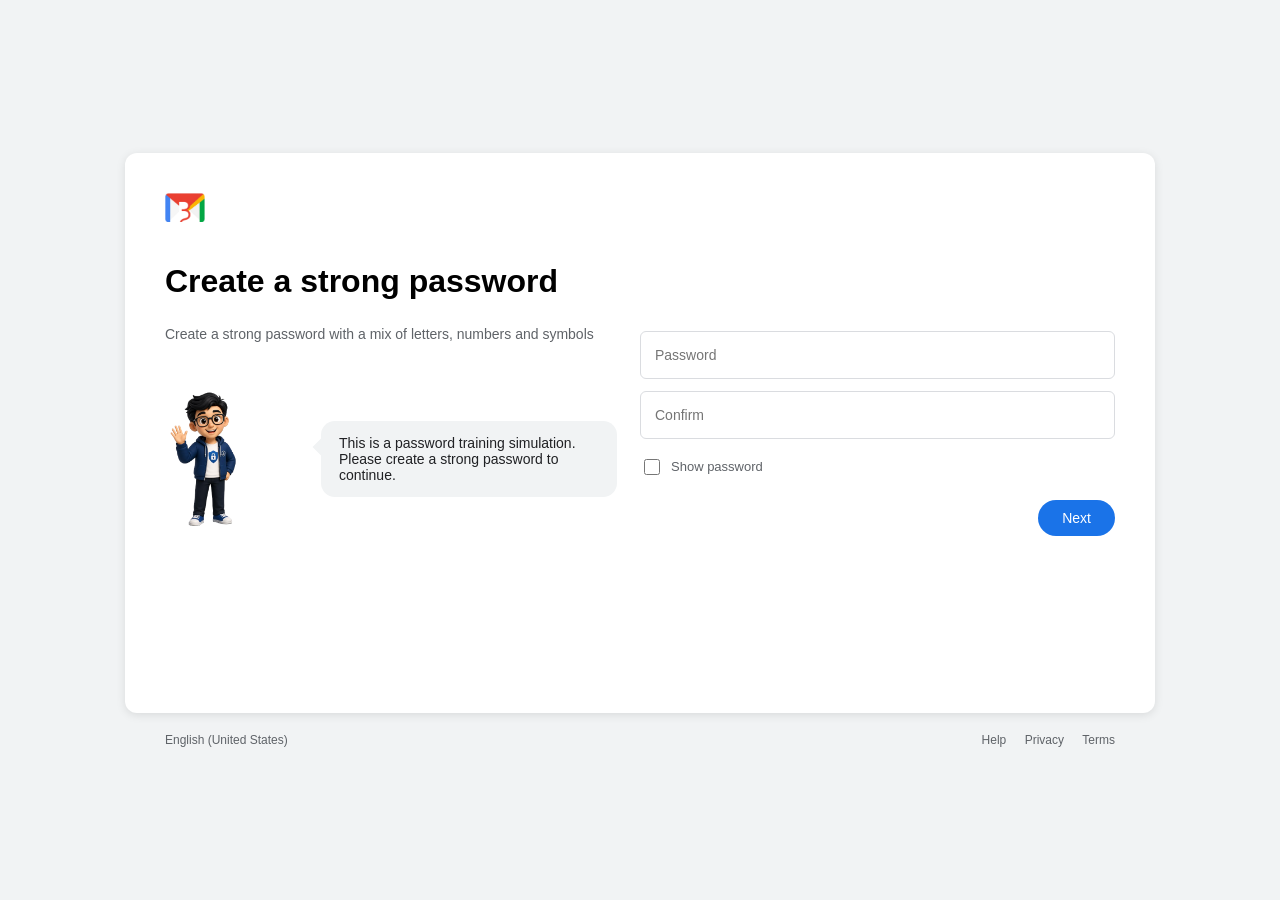
<file: create.html>
<!DOCTYPE html>
<html lang="en">
<head>
  <meta charset="UTF-8">
  <title>Create Account - Bmail</title>
  <link rel="stylesheet" href="css/create.css">
</head>
<body>

<div class="container">

  <div class="card">

    <!-- LEFT SIDE -->
    <div class="left">
      <img src="assets/logo.png" class="logo">

      <h1>Create a strong password</h1>

      <p>
        Create a strong password with a mix of letters,
        numbers and symbols
      </p>

      <!-- 🛡️ ASSISTANT CHARACTER -->
      <div id="assistant" class="assistant hidden">
        <img src="assets/assistant.png" class="assistant-img">

        <div id="assistantBubble" class="assistant-bubble">
          Try creating a strong password to stay secure.
        </div>
      </div>

    </div>

    <!-- RIGHT SIDE -->
    <div class="right">

      <!-- PASSWORD -->
      <input type="password" id="password" placeholder="Password">

      <!-- STRENGTH METER -->
      <div id="strengthContainer" class="strength-wrapper hidden">
        <div id="strengthBar" class="strength-bar"></div>
        <span id="strengthText" class="strength-text"></span>
      </div>

      <!-- VALIDATION MESSAGE -->
      <div id="suggestions" class="suggestions hidden"></div>

      <!-- CONFIRM -->
      <input type="password" id="confirm" placeholder="Confirm">

      <!-- SHOW PASSWORD -->
      <label class="show-pass">
        <input type="checkbox" onclick="togglePassword()">
        Show password
      </label>

      <!-- ACTION -->
      <div class="actions">
        <button onclick="validatePassword()">Next</button>
      </div>

    </div>

  </div>

  <!-- FOOTER -->
  <div class="footer">
    <span>English (United States)</span>

    <div>
      <a href="#">Help</a>
      <a href="#">Privacy</a>
      <a href="#">Terms</a>
    </div>
  </div>

</div>

<!-- 🔥 LOADING SCREEN -->
<div id="loadingScreen" class="loading-screen hidden">
  <div class="loader-box">
    <div class="spinner"></div>
    <p>Setting up your account...</p>
  </div>
</div>

<script src="js/create.js"></script>
</body>
</html>
</file>
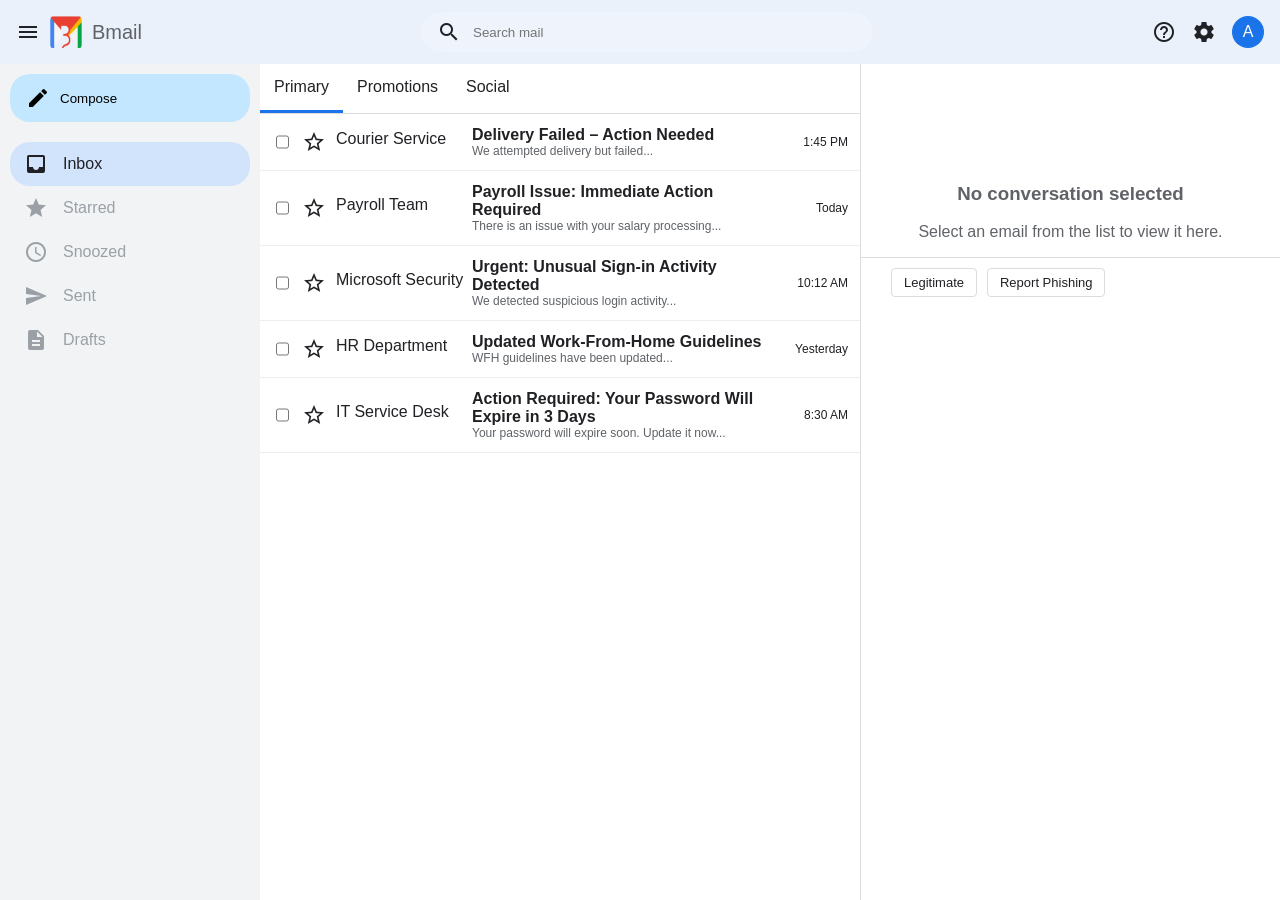
<file: mail.html>
<!DOCTYPE html>
<html lang="en">
<head>
  <meta charset="UTF-8">
  <title>Bmail</title>

  <!-- MATERIAL ICONS -->
  <link href="https://fonts.googleapis.com/icon?family=Material+Icons" rel="stylesheet">

  <!-- MAIN CSS -->
  <link rel="stylesheet" href="css/mail.css">
</head>
<body>

<!-- ===================== TOP BAR ===================== -->
<div class="topbar">

  <div class="left">
    <span class="material-icons menu">menu</span>
    <img src="assets/logo.png" alt="Bmail Logo" class="logo-img">
    <span class="logo-text">Bmail</span>
  </div>

  <div class="search">
    <span class="material-icons">search</span>
    <input type="text" placeholder="Search mail">
  </div>

  <div class="right">
    <span class="material-icons">help_outline</span>
    <span class="material-icons">settings</span>
    <div class="avatar">A</div>
  </div>

</div>

<!-- ===================== MAIN LAYOUT ===================== -->
<div class="layout">

  <!-- ===================== SIDEBAR ===================== -->
  <div class="sidebar">

    <button class="compose">
      <span class="material-icons">edit</span>
      <span>Compose</span>
    </button>

    <ul>

      <li class="active clickable" data-type="inbox">
        <span class="material-icons">inbox</span>
        <span>Inbox</span>
      </li>

      <li>
        <span class="material-icons">star</span>
        <span>Starred</span>
      </li>

      <li>
        <span class="material-icons">schedule</span>
        <span>Snoozed</span>
      </li>

      <li>
        <span class="material-icons">send</span>
        <span>Sent</span>
      </li>

      <li>
        <span class="material-icons">description</span>
        <span>Drafts</span>
      </li>

    </ul>

  </div>

  <!-- ===================== EMAIL LIST ===================== -->
  <div class="mail-list">

    <div class="tabs">
      <span class="active">Primary</span>
      <span>Promotions</span>
      <span>Social</span>
    </div>

    <div id="emails"></div>

  </div>

  <!-- ===================== RIGHT PANEL ===================== -->
  <div class="mail-view">

    <!-- EMPTY STATE -->
    <div id="emptyState" class="empty">
      <h3>No conversation selected</h3>
      <p>Select an email from the list to view it here.</p>
    </div>

    <!-- EMAIL CONTENT -->
    <div id="emailContent" class="hidden email-content-wrapper">

      <div class="email-scroll">

        <!-- SUBJECT -->
        <h2 id="subject" class="email-title"></h2>

        <!-- EMAIL HEADER -->
        <div class="email-header">

          <!-- LEFT -->
          <div class="email-header-left">

            <div class="avatar-circle" id="avatarCircle"></div>

            <div class="sender-info">
              <div class="sender-name" id="senderName"></div>
              <div class="sender-email" id="senderEmail"></div>
              <div class="receiver">to me</div>
            </div>

          </div>

          <!-- RIGHT -->
          <div class="email-header-right">
            <span id="emailTime"></span>
          </div>

        </div>

        <!-- BODY -->
        <div id="body" class="email-body"></div>

      </div>

    </div>

    <!-- ACTION BAR -->
    <div class="actions">
      <button onclick="markLegit()">Legitimate</button>
      <button onclick="reportPhishing()">Report Phishing</button>
    </div>

  </div>

</div>

<!-- ===================== COMPOSE MODAL ===================== -->
<div id="composeModal" class="compose-modal hidden">

  <div class="compose-box">

    <div class="compose-header">
      <span>New Message</span>
      <span class="close-btn disabled">✖</span>
    </div>

    <input type="text" id="composeTo" readonly>
    <input type="text" id="composeSubject" readonly>

    <textarea id="composeBody" readonly></textarea>

    <div class="compose-actions">
      <button onclick="sendEmail()">Send</button>
    </div>

  </div>

</div>

<!-- ===================== JS ===================== -->
<script src="js/mail.js"></script>

</body>
</html>
</file>
<file: css/create.css>
/* ===================== GLOBAL ===================== */
body {
  margin: 0;
  font-family: Arial, sans-serif;
  background: #f1f3f4;
}

/* ===================== CONTAINER ===================== */
.container {
  display: flex;
  flex-direction: column;
  justify-content: center;
  height: 100vh;
  align-items: center;
}

/* ===================== CARD ===================== */
.card {
  width: 950px;
  height: 480px;
  background: white;
  border-radius: 12px;
  display: flex;
  padding: 40px;
  box-shadow: 0 2px 10px rgba(0,0,0,0.1);
}

/* ===================== LEFT ===================== */
.left {
  flex: 1;
  display: flex;
  flex-direction: column;
}

.logo {
  width: 40px;
  margin-bottom: 20px;
}

.left h1 {
  font-size: 32px;
  margin-bottom: 10px;
}

.left p {
  color: #5f6368;
  font-size: 14px;
  line-height: 1.5;
}

/* ===================== ASSISTANT ===================== */
.assistant {
  display: flex;
  align-items: center;
  gap: 16px;
  margin-top: 30px;
}

.assistant-img {
  width: 140px;
  height: auto;
  object-fit: contain;
}

.assistant-bubble {
  background: #f1f3f4;
  padding: 14px 18px;
  border-radius: 14px;
  font-size: 14px;
  color: #202124;
  max-width: 260px;
  position: relative;
}

.assistant-bubble::after {
  content: "";
  position: absolute;
  left: -6px;
  top: 20px;
  width: 12px;
  height: 12px;
  background: #f1f3f4;
  transform: rotate(45deg);
}

/* ===================== RIGHT ===================== */
.right {
  flex: 1;
  display: flex;
  flex-direction: column;
  justify-content: center;
  gap: 12px;
}

/* ===================== INPUT ===================== */
.right input {
  width: 100%;
  height: 48px;
  padding: 14px;
  border: 1px solid #dadce0;
  border-radius: 6px;
  font-size: 14px;
  font-family: Arial, sans-serif;
  outline: none;
  box-sizing: border-box;
  line-height: 1.5;
  transition: border 0.2s ease;
}

.right input[type="text"],
.right input[type="password"] {
  width: 100%;
  height: 48px;
  padding: 14px;
  border: 1px solid #dadce0;
  border-radius: 6px;
  font-size: 14px;
  font-family: Arial, sans-serif;
}

.right input:focus {
  border-color: #1a73e8;
}

/* ===================== PASSWORD STRENGTH ===================== */
.strength-wrapper {
  display: flex;
  align-items: center;
  gap: 10px;
}

.strength-bar {
  height: 6px;
  width: 140px;
  background: #e0e0e0;
  border-radius: 4px;
  position: relative;
  overflow: hidden;
}

.strength-bar::after {
  content: "";
  position: absolute;
  height: 100%;
  width: 0%;
  transition: all 0.3s ease;
}

.strength-weak::after {
  width: 33%;
  background: #ea4335;
}

.strength-medium::after {
  width: 66%;
  background: #fbbc04;
}

.strength-strong::after {
  width: 100%;
  background: #34a853;
}

.strength-text {
  font-size: 12px;
  color: #5f6368;
}

/* ===================== VALIDATION ===================== */
.suggestions {
  font-size: 13px;
  color: #d93025;
  margin-top: 4px;
}

/* ===================== SHOW PASSWORD ===================== */
.show-pass {
  display: flex;
  align-items: center;
  gap: 8px;
  font-size: 13px;
  color: #5f6368;
  margin-top: 5px;
}

.show-pass input[type="checkbox"] {
  width: 16px;
  height: 16px;
  accent-color: #1a73e8;
  cursor: pointer;
}

/* ===================== BUTTON ===================== */
.actions {
  display: flex;
  justify-content: flex-end;
  margin-top: 10px;
}

.actions button {
  background: #1a73e8;
  color: white;
  border: none;
  padding: 10px 24px;
  border-radius: 20px;
  cursor: pointer;
  font-size: 14px;
  transition: 0.2s;
}

.actions button:hover {
  background: #1669c1;
}

/* ===================== FOOTER ===================== */
.footer {
  width: 950px;
  margin-top: 20px;
  display: flex;
  justify-content: space-between;
  font-size: 12px;
  color: #5f6368;
}

.footer a {
  margin-left: 15px;
  text-decoration: none;
  color: #5f6368;
}

.footer a:hover {
  text-decoration: underline;
}

/* ===================== LOADING SCREEN ===================== */
.loading-screen {
  position: fixed;
  top: 0;
  left: 0;
  width: 100%;
  height: 100%;

  background: #ffffff;
  display: flex;
  justify-content: center;
  align-items: center;
  z-index: 9999;
}

/* CENTER BOX */
.loader-box {
  text-align: center;
}

/* SPINNER */
.spinner {
  width: 40px;
  height: 40px;
  border: 4px solid #e0e0e0;
  border-top: 4px solid #1a73e8;
  border-radius: 50%;
  animation: spin 1s linear infinite;
  margin: 0 auto 15px;
}

/* SPIN ANIMATION */
@keyframes spin {
  to {
    transform: rotate(360deg);
  }
}

/* LOADING TEXT */
.loader-box p {
  font-size: 14px;
  color: #5f6368;
}

/* ===================== UTIL ===================== */
.hidden {
  display: none;
}
</file>
<file: css/mail.css>
/* ===================== GLOBAL ===================== */
body {
  margin: 0;
  font-family: Arial, sans-serif;
  background: #f6f8fc;
  color: #202124;
}

/* ===================== TOPBAR ===================== */
.topbar {
  height: 64px;
  background: #eaf1fb;
  display: flex;
  align-items: center;
  justify-content: space-between;
  padding: 0 16px;
}

.left {
  display: flex;
  align-items: center;
  gap: 10px;
}

.logo-img {
  width: 32px;
  height: 32px;
}

.logo-text {
  font-size: 20px;
  color: #5f6368;
}

.search {
  display: flex;
  align-items: center;
  background: #eef3fc;
  padding: 8px 16px;
  border-radius: 24px;
  width: 420px;
}

.search input {
  border: none;
  outline: none;
  background: transparent;
  margin-left: 10px;
  width: 100%;
}

.right {
  display: flex;
  align-items: center;
  gap: 16px;
}

.avatar {
  width: 32px;
  height: 32px;
  background: #1a73e8;
  color: white;
  border-radius: 50%;
  display: flex;
  align-items: center;
  justify-content: center;
}

/* ===================== LAYOUT ===================== */
.layout {
  display: flex;
  height: calc(100vh - 64px);
}

/* ===================== SIDEBAR ===================== */
.sidebar {
  width: 240px;
  background: #f1f3f4;
  padding: 10px;
}

.compose {
  display: flex;
  align-items: center;
  gap: 10px;
  background: #c2e7ff;
  border: none;
  padding: 12px 16px;
  width: 100%;
  border-radius: 20px;
  margin-bottom: 20px;
}

.sidebar ul {
  list-style: none;
  padding: 0;
}

.sidebar li {
  display: flex;
  align-items: center;
  gap: 15px;
  padding: 10px 14px;
  border-radius: 20px;
  color: #9aa0a6;
  cursor: default;
}

.sidebar li:hover {
  background: transparent;
}

.sidebar li.active {
  background: #d2e3fc;
  color: #202124;
  cursor: pointer;
}

/* ===================== MAIL LIST ===================== */
.mail-list {
  width: 600px;
  background: white;
  border-right: 1px solid #ddd;
  display: flex;
  flex-direction: column;
}

.tabs {
  display: flex;
  border-bottom: 1px solid #ddd;
}

.tabs span {
  padding: 14px;
  cursor: pointer;
}

.tabs .active {
  border-bottom: 3px solid #1a73e8;
}

#emails {
  overflow-y: auto;
  flex: 1;
}

.email-item {
  display: flex;
  align-items: center;
  padding: 12px;
  border-bottom: 1px solid #eee;
  cursor: pointer;
}

.email-item:hover {
  background: #f1f3f4;
}

.email-left {
  display: flex;
  gap: 10px;
  width: 200px;
}

.email-content {
  flex: 1;
}

.email-preview {
  font-size: 12px;
  color: #5f6368;
}

.email-time {
  width: 80px;
  text-align: right;
  font-size: 12px;
}

.unread .email-subject {
  font-weight: bold;
}

.email-item.active {
  background: #e8f0fe;
}

/* ===================== RIGHT PANEL ===================== */
.mail-view {
  flex: 1;
  display: flex;
  flex-direction: column;
  background: white;
  height: 100%;
}

/* FIXED FLEX SCROLL ISSUE */
.email-content-wrapper {
  flex: 1;
  display: flex;
  flex-direction: column;
  min-height: 0; /* 🔥 critical fix */
}

.email-scroll {
  flex: 1;
  overflow-y: auto;
  padding: 30px;
  min-height: 0; /* 🔥 critical fix */
}

.empty {
  text-align: center;
  color: #5f6368;
  margin-top: 100px;
}

.hidden {
  display: none;
}

/* ===================== EMAIL HEADER ===================== */
.email-title {
  font-size: 22px;
  font-weight: 500;
  margin-bottom: 20px;
}

.email-header {
  display: flex;
  justify-content: space-between;
  align-items: center;
  margin-bottom: 25px;
}

.email-header-left {
  display: flex;
  align-items: center;
  gap: 12px;
}

.avatar-circle {
  width: 40px;
  height: 40px;
  background: #dadce0;
  border-radius: 50%;
  display: flex;
  align-items: center;
  justify-content: center;
  color: #5f6368;
  font-weight: bold;
}

.sender-info {
  display: flex;
  flex-direction: column;
}

.sender-name {
  font-size: 14px;
  font-weight: 500;
}

.sender-email,
.receiver {
  font-size: 12px;
  color: #5f6368;
}

.email-header-right {
  font-size: 12px;
  color: #5f6368;
}

/* ===================== EMAIL BODY ===================== */
.email-body {
  line-height: 1.6;
  font-size: 14px;
}

/* ===================== ACTION BAR ===================== */
.actions {
  border-top: 1px solid #ddd;
  padding: 10px 30px;
  display: flex;
  gap: 10px;
  background: white;
}

.actions button {
  padding: 6px 12px;
  font-size: 13px;
  border: 1px solid #dadce0;
  background: white;
  color: #202124;
  border-radius: 4px;
  cursor: pointer;
}

.actions button:hover {
  background: #f1f3f4;
}

/* ===================== COMPOSE MODAL ===================== */
.compose-modal {
  position: fixed;
  bottom: 20px;
  right: 20px;

  width: 600px;            /* 🔥 bigger */
  height: 500px;           /* 🔥 fixed height */

  background: white;
  border-radius: 8px;
  box-shadow: 0 6px 25px rgba(0,0,0,0.2);

  display: flex;
  flex-direction: column;
  overflow: hidden;
}

/* HEADER */
.compose-header {
  padding: 12px 16px;
  background: #f1f3f4;
  display: flex;
  justify-content: space-between;
  font-weight: 500;
  border-bottom: 1px solid #ddd;
}

.close-btn {
  opacity: 0.4;
  cursor: not-allowed;
}

/* BODY WRAPPER */
.compose-box {
  display: flex;
  flex-direction: column;
  height: 100%;
}

/* INPUTS */
.compose-box input {
  border: none;
  border-bottom: 1px solid #eee;
  padding: 12px 16px;
  font-size: 14px;
  outline: none;
}

/* TEXTAREA (MAIN FIX) */
.compose-box textarea {
  flex: 1;                 /* 🔥 takes remaining space */
  border: none;
  padding: 16px;
  font-size: 14px;
  outline: none;
  resize: none;

  overflow-y: auto;        /* 🔥 scroll inside */
  line-height: 1.6;
}

/* READ-ONLY STYLE */
.compose-box input[readonly],
.compose-box textarea[readonly] {
  background: #f8f9fa;
  color: #5f6368;
  cursor: not-allowed;
}

/* ACTION */
.compose-actions {
  padding: 10px 16px;
  border-top: 1px solid #ddd;
  display: flex;
  justify-content: flex-end;
  background: white;
}

/* SEND BUTTON */
.compose-actions button {
  background: #1a73e8;
  color: white;
  border: none;
  padding: 8px 18px;
  border-radius: 4px;
  cursor: pointer;
}

.compose-actions button:hover {
  background: #1669c1;
}
/* FORCE HIDDEN MODAL */
.compose-modal.hidden {
  display: none !important;
}
</file>
